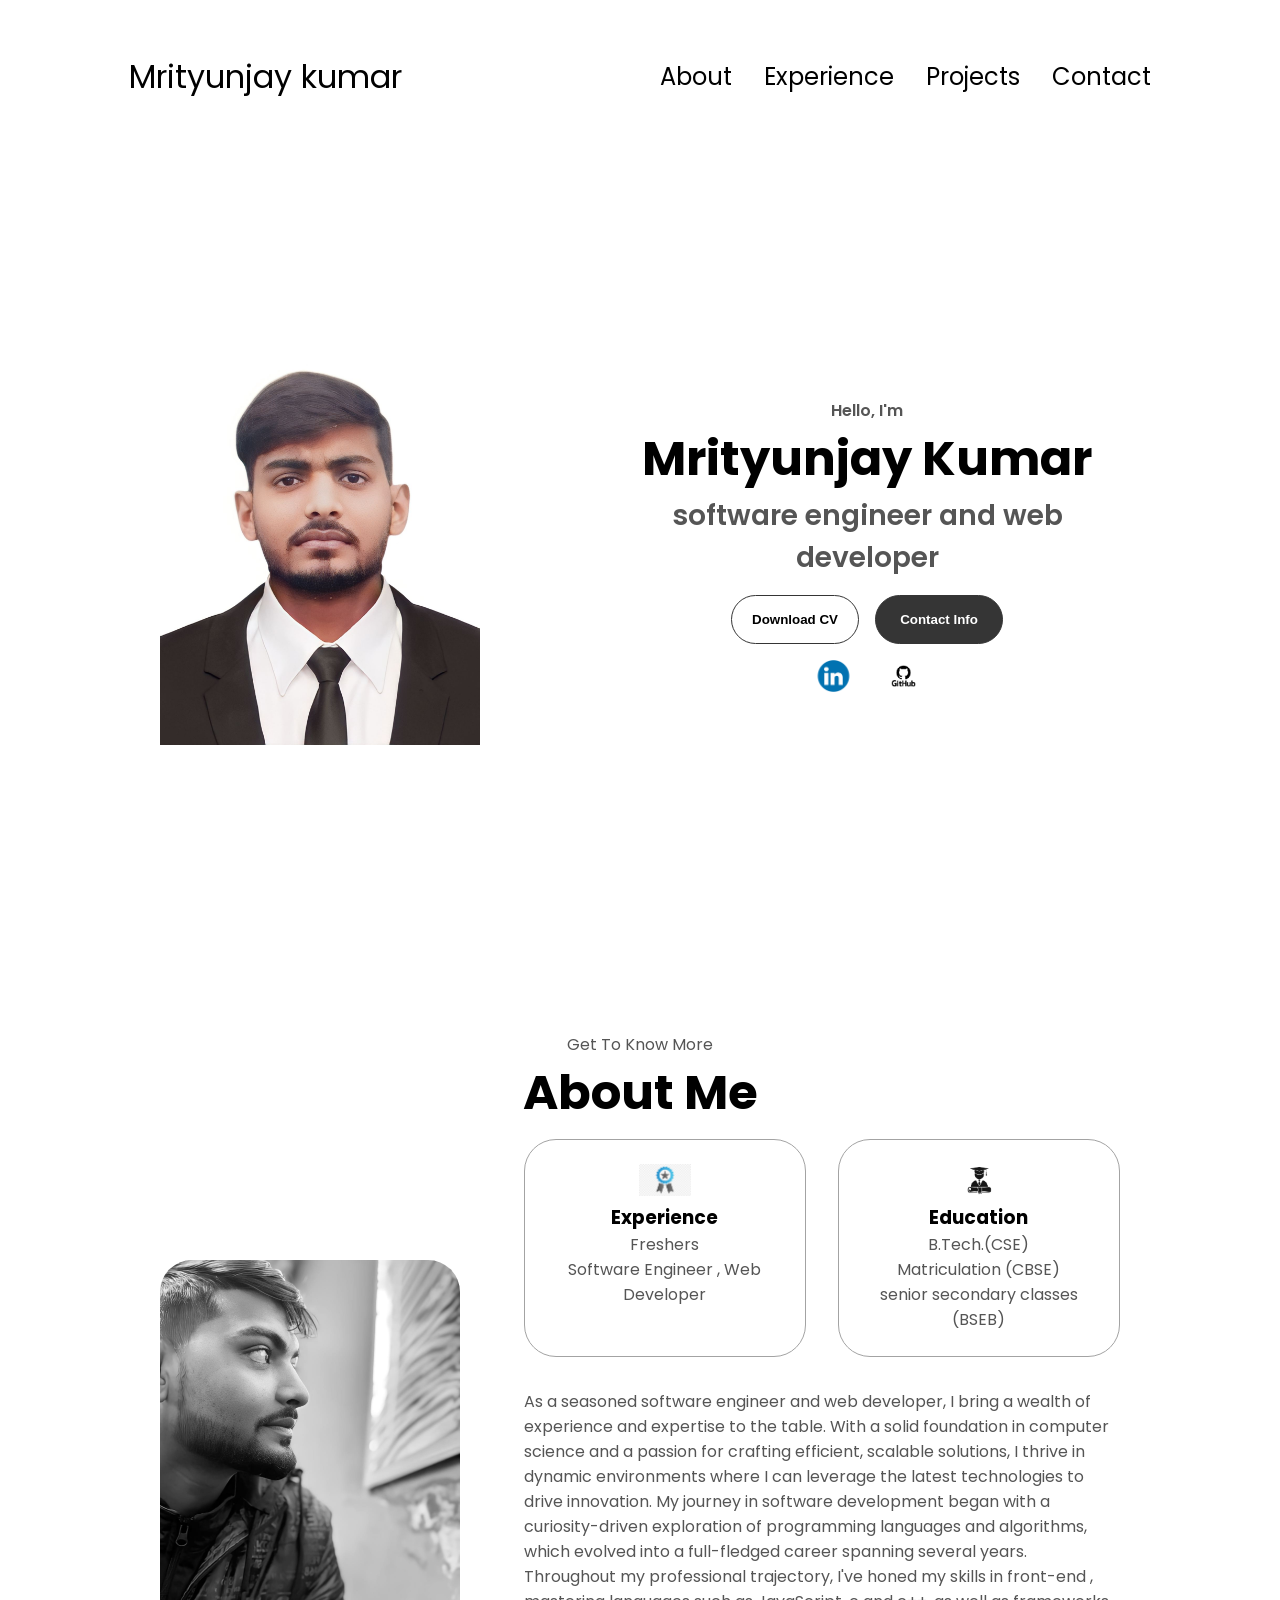
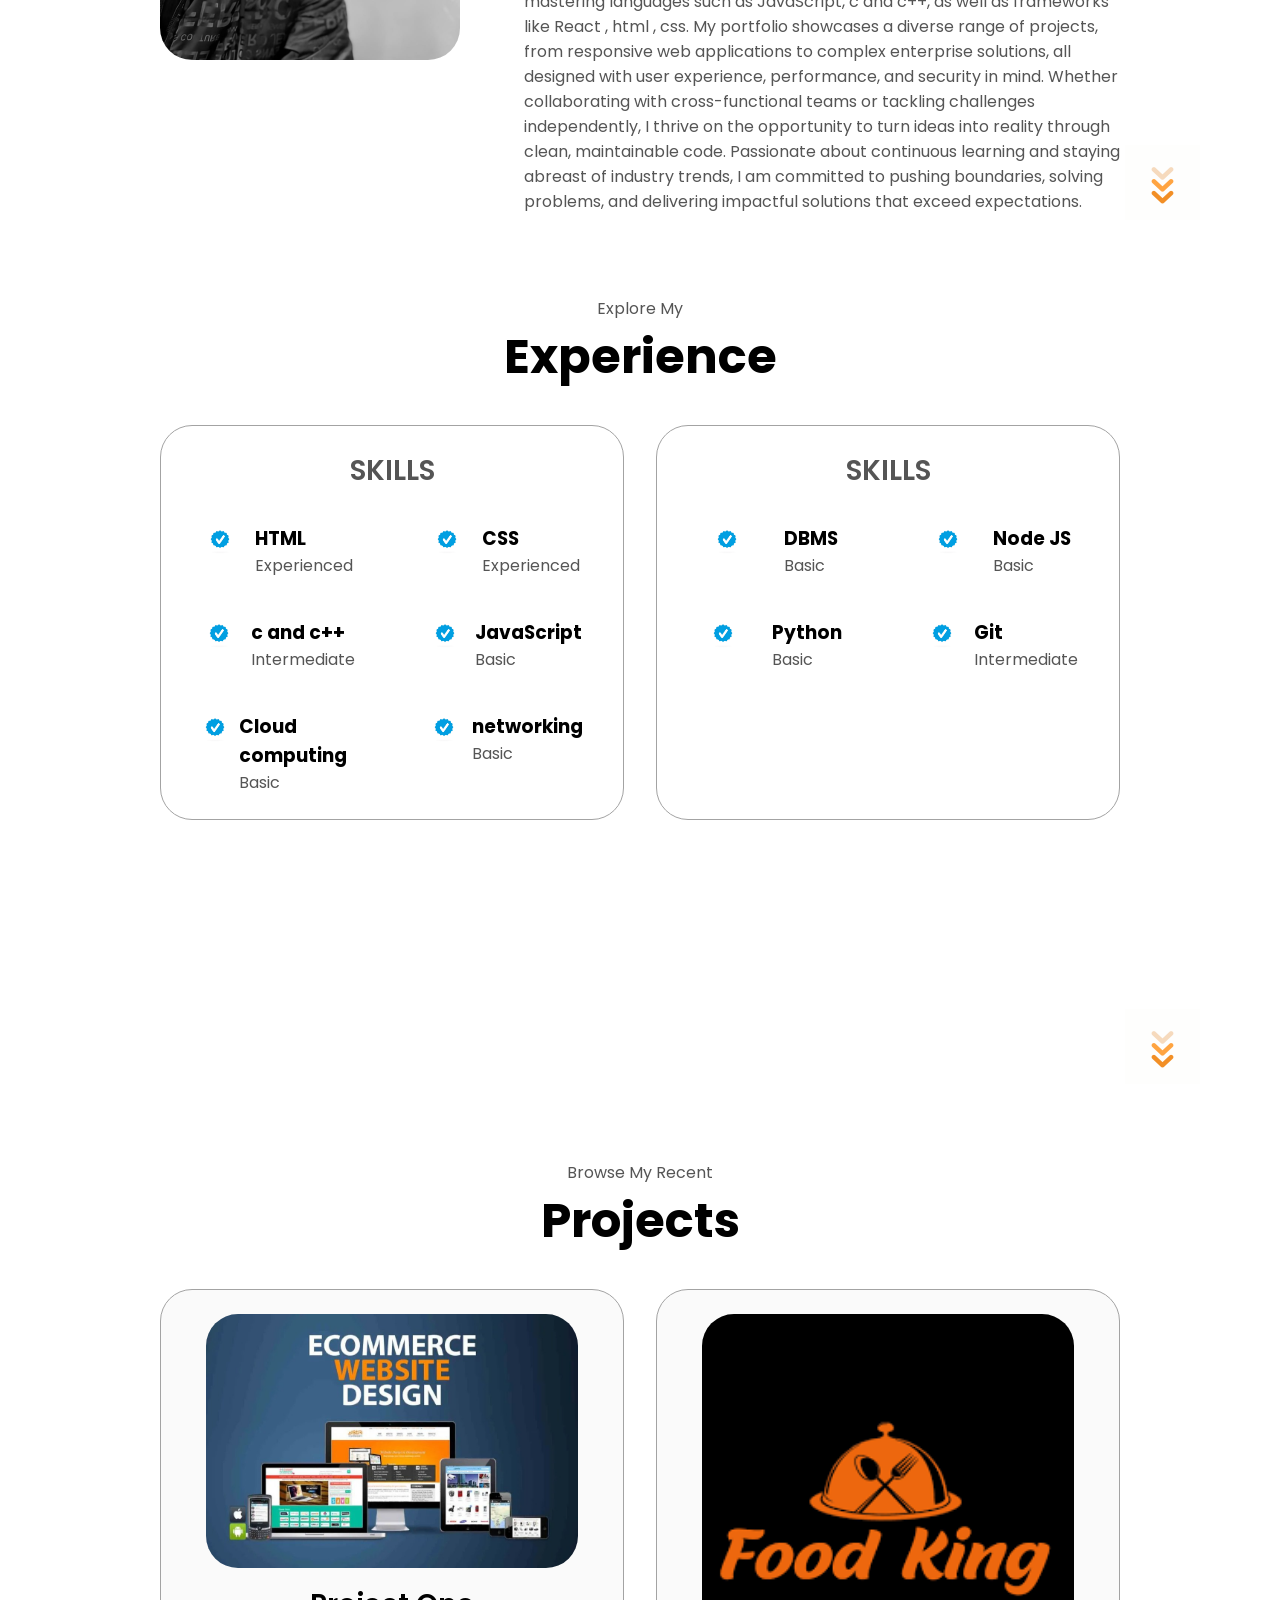
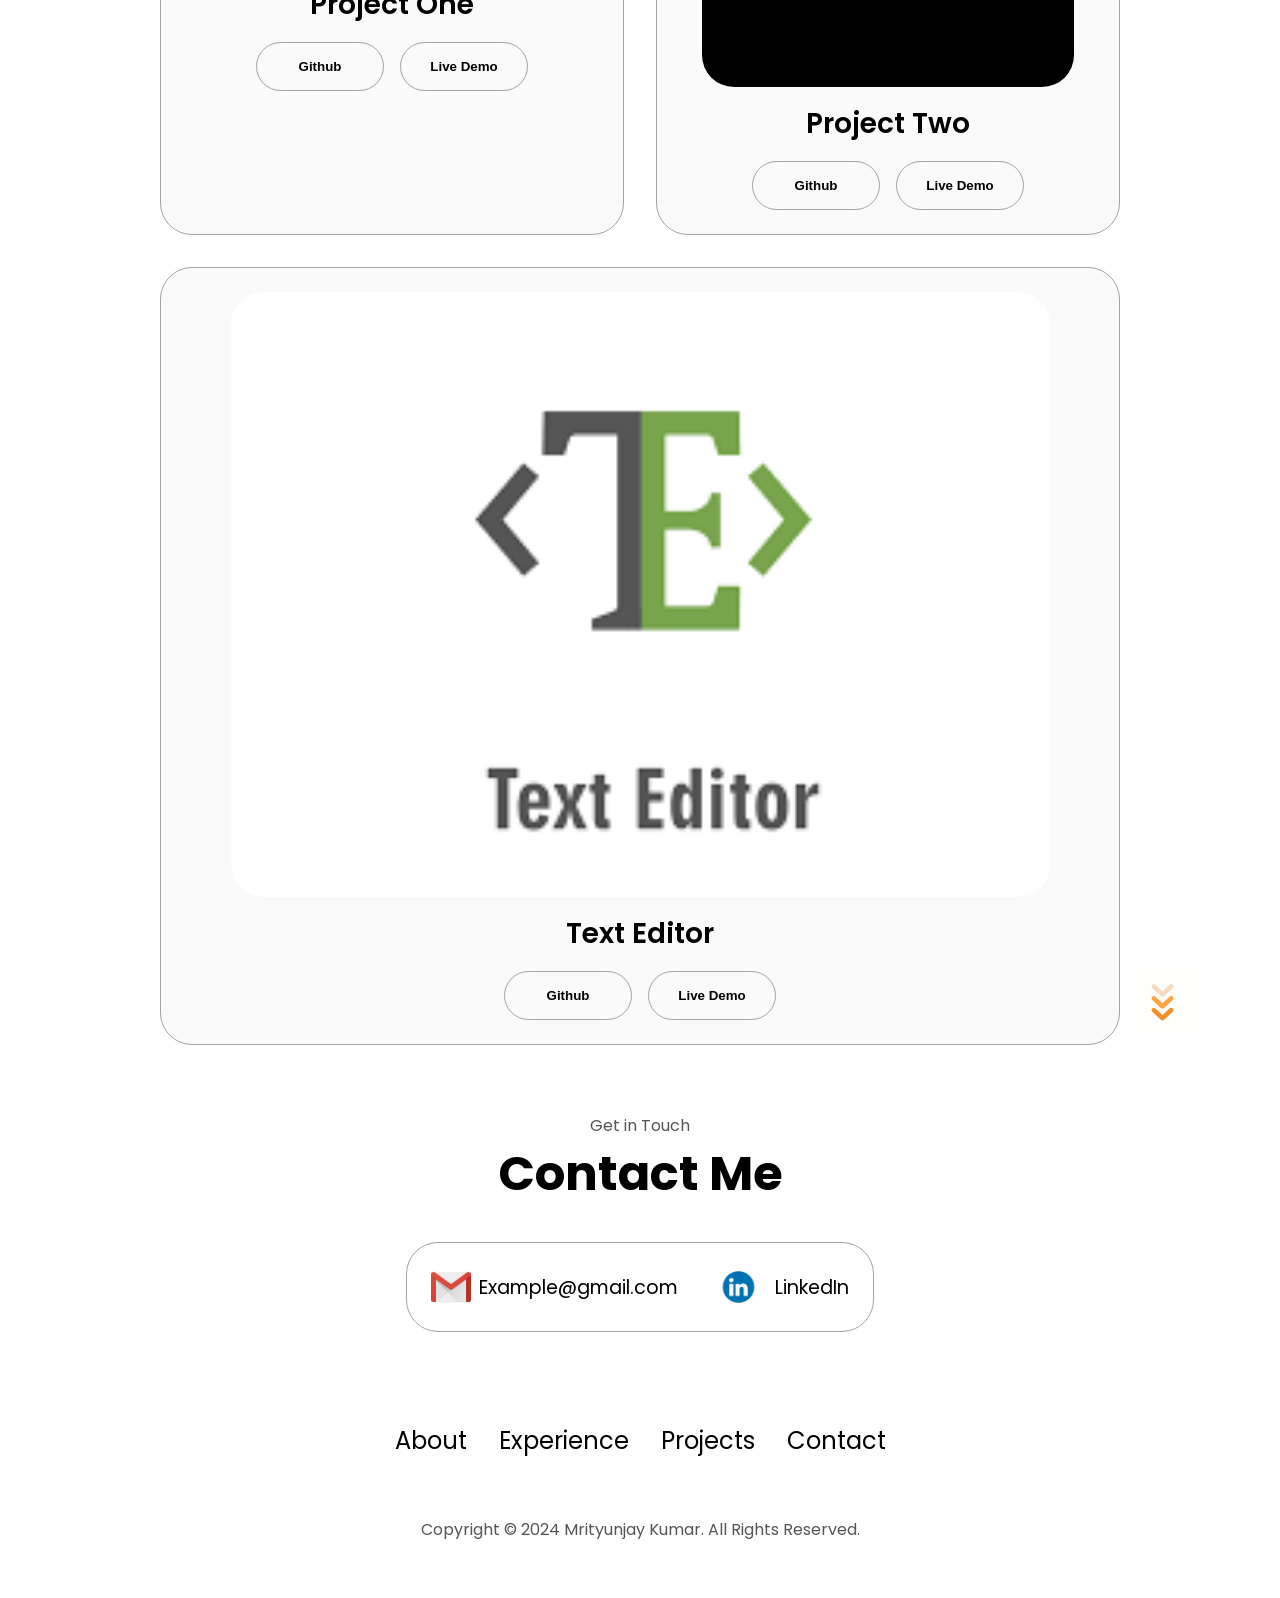
<file: profile.html>
<!DOCTYPE html>
<html lang="en">
  <head>
    <meta charset="UTF-8" />
    <meta http-equiv="X-UA-Compatible" content="IE=edge" />
    <meta name="viewport" content="width=device-width, initial-scale=1.0" />
    <title>My Portfolio</title>
    <link rel="stylesheet" href="style.css" />
    <link rel="stylesheet" href="mediaqueries.css" />
  </head>
  <body>
    <nav id="desktop-nav">
      <div class="logo">Mrityunjay kumar</div>
      <div>
        <ul class="nav-links">
          <li><a href="#about">About</a></li>
          <li><a href="#experience">Experience</a></li>
          <li><a href="#projects">Projects</a></li>
          <li><a href="#contact">Contact</a></li>
        </ul>
      </div>
    </nav>
    <nav id="hamburger-nav">
      <div class="logo">Mrityunjay kumar</div>
      <div class="hamburger-menu">
        <div class="hamburger-icon" onclick="toggleMenu()">
          <span></span>
          <span></span>
          <span></span>
        </div>
        <div class="menu-links">
          <li><a href="#about" onclick="toggleMenu()">About</a></li>
          <li><a href="#experience" onclick="toggleMenu()">Experience</a></li>
          <li><a href="#projects" onclick="toggleMenu()">Projects</a></li>
          <li><a href="#contact" onclick="toggleMenu()">Contact</a></li>
        </div>
      </div>
    </nav>
    <section id="profile">
      <div class="section__pic-container">
        <img src="./mrityunjay.jpg" alt="Mrityunjay Kumar profile picture" />
      </div>
      <div class="section__text">
        <p class="section__text__p1">Hello, I'm</p>
        <h1 class="title">Mrityunjay Kumar</h1>
        <p class="section__text__p2">  software engineer and web developer </p>
        <div class="btn-container">
          <button
            class="btn btn-color-2"
            onclick="window.open('./Mrityunjay Kumar resume.pdf')"
          >
            Download CV
          </button>
          <button class="btn btn-color-1" onclick="location.href='./#contact'">
            Contact Info
          </button>
        </div>
        <div id="socials-container">
          <img
            src="./linkedin.png"
            alt="My LinkedIn profile"
            class="icon"
            onclick="location.href='https://www.linkedin.com/in/mrityunjay-kumar-784b33222'"
          />
          <img
            src="./github.png"
            alt="My Github profile"
            class="icon"
            onclick="location.href='https://github.com/mrityu12/mrityu12.git'"
          />
        </div>
      </div>
    </section>
    <section id="about">
      <p class="section__text__p1">Get To Know More</p>
      <h1 class="title">About Me</h1>
      <div class="section-container">
        <div class="section__pic-container">
          <img
            src="./mrityunjay1.jpg"
            alt="Profile picture"
            class="about-pic"
          />
        </div>
        <div class="about-details-container">
          <div class="about-containers">
            <div class="details-container">
              <img
                src="./experience.png"
                alt="Experience icon"
                class="icon"
              />
              <h3>Experience</h3>
              <p> Freshers <br /> Software Engineer , Web Developer</p>
            </div>
            <div class="details-container">
              <img
                src="./education.png"
                alt="Education icon"
                class="icon"
              />
              <h3>Education</h3>
              <p> B.Tech.(CSE) <br /> Matriculation (CBSE) <br/> senior secondary classes (BSEB)</p>
            </div>
          </div>
          <div class="text-container">
            <p>
              As a seasoned software engineer and web developer, I bring a wealth of experience and expertise to the table.
              With a solid foundation in computer science and a passion for crafting efficient, scalable solutions,
              I thrive in dynamic environments where I can leverage the latest technologies to drive innovation.
              My journey in software development began with a curiosity-driven exploration of programming languages and algorithms,
              which evolved into a full-fledged career spanning several years. Throughout my professional trajectory,
              I've honed my skills in front-end , mastering languages such as JavaScript,
              c and c++, as well as frameworks like React , html , css. 
              My portfolio showcases a diverse range of projects, from responsive web applications to complex enterprise solutions, 
              all designed with user experience, performance, and security in mind.
              Whether collaborating with cross-functional teams or tackling challenges independently,
              I thrive on the opportunity to turn ideas into reality through clean, maintainable code.
              Passionate about continuous learning and staying abreast of industry trends,
              I am committed to pushing boundaries, solving problems, and delivering impactful solutions that exceed expectations.
            </p>
          </div>
        </div>
      </div>
      <img
        src="./arrow.gif"
        alt="Arrow icon"
        class="icon arrow"
        onclick="location.href='./#experience'"
      />
    </section>
    <section id="experience">
      <p class="section__text__p1">Explore My</p>
      <h1 class="title">Experience</h1>
      <div class="experience-details-container">
        <div class="about-containers">
          <div class="details-container">
            <h2 class="experience-sub-title">SKILLS</h2>
            <div class="article-container">
              <article>
                <img
                  src="./checkmark.jpg"
                  alt="Experience icon"
                  class="icon"
                />
                <div>
                  <h3>HTML</h3>
                  <p>Experienced</p>
                </div>
              </article>
              <article>
                <img
                  src="./checkmark.jpg"
                  alt="Experience icon"
                  class="icon"
                />
                <div>
                  <h3>CSS</h3>
                  <p>Experienced</p>
                </div>
              </article>
              <article>
                <img
                  src="./checkmark.jpg"
                  alt="Experience icon"
                  class="icon"
                />
                <div>
                  <h3>c and c++</h3>
                  <p>Intermediate</p>
                </div>
              </article>
              <article>
                <img
                  src="./checkmark.jpg"
                  alt="Experience icon"
                  class="icon"
                />
                <div>
                  <h3>JavaScript</h3>
                  <p>Basic</p>
                </div>
              </article>
              <article>
                <img
                  src="./checkmark.jpg"
                  alt="Experience icon"
                  class="icon"
                />
                <div>
                  <h3>Cloud computing</h3>
                  <p>Basic</p>
                </div>
              </article>
              <article>
                <img
                  src="./checkmark.jpg"
                  alt="Experience icon"
                  class="icon"
                />
                <div>
                  <h3>networking</h3>
                  <p>Basic</p>
                </div>
              </article>
            </div>
          </div>
          <div class="details-container">
            <h2 class="experience-sub-title"> SKILLS</h2>
            <div class="article-container">
              <article>
                <img
                  src="./checkmark.jpg"
                  alt="Experience icon"
                  class="icon"
                />
                <div>
                  <h3>DBMS</h3>
                  <p>Basic</p>
                </div>
              </article>
              <article>
                <img
                  src="./checkmark.jpg"
                  alt="Experience icon"
                  class="icon"
                />
                <div>
                  <h3>Node JS</h3>
                  <p>Basic</p>
                </div>
              </article>
              <article>
                <img
                  src="./checkmark.jpg"
                  alt="Experience icon"
                  class="icon"
                />
                <div>
                  <h3>Python</h3>
                  <p>Basic</p>
                </div>
              </article>
              <article>
                <img
                  src="./checkmark.jpg"
                  alt="Experience icon"
                  class="icon"
                />
                <div>
                  <h3>Git</h3>
                  <p>Intermediate</p>
                </div>
              </article>
            </div>
          </div>
        </div>
      </div>
      <img
        src="./arrow.gif"
        alt="Arrow icon"
        class="icon arrow"
        onclick="location.href='./#projects'"
      />
    </section>
    <section id="projects">
      <p class="section__text__p1">Browse My Recent</p>
      <h1 class="title">Projects</h1>
      <div class="experience-details-container">
        <div class="about-containers">
          <div class="details-container color-container">
            <div class="article-container">
              <img
                src="./ecommerce.jpg"
                alt="Project 1"
                class="project-img"
              />
            </div>
            <h2 class="experience-sub-title project-title">Project One</h2>
            <div class="btn-container">
              <button
                class="btn btn-color-2 project-btn"
                onclick="location.href='https://github.com/'"
              >
                Github
              </button>
              <button
                class="btn btn-color-2 project-btn"
                onclick="location.href='https://github.com/'"
              >
                Live Demo
              </button>
            </div>
          </div>
          <div class="details-container color-container">
            <div class="article-container">
              <img
                src="./food king.png"
                alt="Project 2"
                class="project-img"
              />
            </div>
            <h2 class="experience-sub-title project-title">Project Two</h2>
            <div class="btn-container">
              <button
                class="btn btn-color-2 project-btn"
                onclick="location.href='https://github.com/'"
              >
                Github
              </button>
              <button
                class="btn btn-color-2 project-btn"
                onclick="location.href='https://github.com/'"
              >
                Live Demo
              </button>
            </div>
          </div>
          <div class="details-container color-container">
            <div class="article-container">
              <img
                src="./download.png"
                alt="Project 3"
                class="project-img"
              />
            </div>
            <h2 class="experience-sub-title project-title">Text Editor</h2>
            <div class="btn-container">
              <button
                class="btn btn-color-2 project-btn"
                onclick="location.href='https://github.com/'"
              >
                Github
              </button>
              <button
                class="btn btn-color-2 project-btn"
                onclick="location.href='http://localhost:3000/mrityu12/textEditor-react.git'"
              >
                Live Demo
              </button>
            </div>
          </div>
        </div>
      </div>
      <img
        src="./arrow.gif"
        alt="Arrow icon"
        class="icon arrow"
        onclick="location.href='./#contact'"
      />
    </section>
    <section id="contact">
      <p class="section__text__p1">Get in Touch</p>
      <h1 class="title">Contact Me</h1>
      <div class="contact-info-upper-container">
        <div class="contact-info-container">
          <img
            src="./email.jpeg"
            alt="Email icon"
            class="icon contact-icon email-icon"
          />
          <p><a href="mailto:mrityunjay5050raj@gmail.com">Example@gmail.com</a></p>
        </div>
        <div class="contact-info-container">
          <img
            src="./linkedin.png"
            alt="LinkedIn icon"
            class="icon contact-icon"
          />
          <p><a href="https://www.linkedin.com/in/mrityunjay-kumar-784b33222">LinkedIn</a></p>
        </div>
      </div>
    </section>
    <footer>
      <nav>
        <div class="nav-links-container">
          <ul class="nav-links">
            <li><a href="#about">About</a></li>
            <li><a href="#experience">Experience</a></li>
            <li><a href="#projects">Projects</a></li>
            <li><a href="#contact">Contact</a></li>
          </ul>
        </div>
      </nav>
      <p>Copyright &#169; 2024 Mrityunjay Kumar. All Rights Reserved.</p>
    </footer>
    <script src="script.js"></script>
  </body>
</html>
</file>
<file: style.css>
/* GENERAL */

@import url("https://fonts.googleapis.com/css2?family=Poppins:wght@300;400;500;600&display=swap");

* {
  margin: 0;
  padding: 0;
}

body {
  font-family: "Poppins", sans-serif;
}

html {
  scroll-behavior: smooth;
}

p {
  color: rgb(85, 85, 85);
}

/* TRANSITION */

a,
.btn {
  transition: all 300ms ease;
}

/* DESKTOP NAV */

nav,
.nav-links {
  display: flex;
}

nav {
  justify-content: space-around;
  align-items: center;
  height: 17vh;
}

.nav-links {
  gap: 2rem;
  list-style: none;
  font-size: 1.5rem;
}

a {
  color: black;
  text-decoration: none;
  text-decoration-color: white;
}

a:hover {
  color: grey;
  text-decoration: underline;
  text-underline-offset: 1rem;
  text-decoration-color: rgb(181, 181, 181);
}

.logo {
  font-size: 2rem;
}

.logo:hover {
  cursor: default;
}

/* HAMBURGER MENU */

#hamburger-nav {
  display: none;
}

.hamburger-menu {
  position: relative;
  display: inline-block;
}

.hamburger-icon {
  display: flex;
  flex-direction: column;
  justify-content: space-between;
  height: 24px;
  width: 30px;
  cursor: pointer;
}

.hamburger-icon span {
  width: 100%;
  height: 2px;
  background-color: black;
  transition: all 0.3 ease-in-out;
}

.menu-links {
  position: absolute;
  top: 100%;
  right: 0;
  background-color: white;
  width: fit-content;
  max-height: 0;
  overflow: hidden;
  transition: all 0.3 ease-in-out;
}

.menu-links a {
  display: block;
  padding: 10px;
  text-align: center;
  font-size: 1.5rem;
  color: black;
  text-decoration: none;
  transition: all 0.3 ease-in-out;
}

.menu-links li {
  list-style: none;
}

.menu-links.open {
  max-height: 300px;
}

.hamburger-icon.open span:first-child {
  transform: rotate(45deg) translate(10px, 5px);
}

.hamburger-icon.open span:nth-child(2) {
  opacity: 0;
}

.hamburger-icon.open span:last-child {
  transform: rotate(-45deg) translate(10px, -5px);
}

.hamburger-icon span:first-child {
  transform: none;
}

.hamburger-icon span:first-child {
  opacity: 1;
}

.hamburger-icon span:first-child {
  transform: none;
}

/* SECTIONS */

section {
  padding-top: 4vh;
  height: 96vh;
  margin: 0 10rem;
  box-sizing: border-box;
  min-height: fit-content;
}

.section-container {
  display: flex;
}

/* PROFILE SECTION */

#profile {
  display: flex;
  justify-content: center;
  gap: 5rem;
  height: 80vh;
}

.section__pic-container {
  display: flex;
  height: 400px;
  width: 400px;
  margin: auto 0;
}

.section__text {
  align-self: center;
  text-align: center;
}

.section__text p {
  font-weight: 600;
}

.section__text__p1 {
  text-align: center;
}

.section__text__p2 {
  font-size: 1.75rem;
  margin-bottom: 1rem;
}

.title {
  font-size: 3rem;
  text-align: center;
}

#socials-container {
  display: flex;
  justify-content: center;
  margin-top: 1rem;
  gap: 1rem;
}

/* ICONS */

.icon {
  cursor: pointer;
  height: 2rem;
}

/* BUTTONS */

.btn-container {
  display: flex;
  justify-content: center;
  gap: 1rem;
}

.btn {
  font-weight: 600;
  transition: all 300ms ease;
  padding: 1rem;
  width: 8rem;
  border-radius: 2rem;
}

.btn-color-1,
.btn-color-2 {
  border: rgb(53, 53, 53) 0.1rem solid;
}

.btn-color-1:hover,
.btn-color-2:hover {
  cursor: pointer;
}

.btn-color-1,
.btn-color-2:hover {
  background: rgb(53, 53, 53);
  color: white;
}

.btn-color-1:hover {
  background: rgb(0, 0, 0);
}

.btn-color-2 {
  background: none;
}

.btn-color-2:hover {
  border: rgb(255, 255, 255) 0.1rem solid;
}

.btn-container {
  gap: 1rem;
}

/* ABOUT SECTION */

#about {
  position: relative;
}

.about-containers {
  gap: 2rem;
  margin-bottom: 2rem;
  margin-top: 2rem;
}

.about-details-container {
  justify-content: center;
  flex-direction: column;
}

.about-containers,
.about-details-container {
  display: flex;
}

.about-pic {
  border-radius: 2rem;
}

.arrow {
  position: absolute;
  right: -5rem;
  bottom: 2.5rem;
  width: 75px;
  height: 75px;
}

.details-container {
  padding: 1.5rem;
  flex: 1;
  background: white;
  border-radius: 2rem;
  border: rgb(53, 53, 53) 0.1rem solid;
  border-color: rgb(163, 163, 163);
  text-align: center;
}

.section-container {
  gap: 4rem;
  height: 80%;
}

.section__pic-container {
  height: 400px;
  width: 400px;
  margin: auto 0;
}

/* EXPERIENCE SECTION */

#experience {
  position: relative;
}

.experience-sub-title {
  color: rgb(85, 85, 85);
  font-weight: 600;
  font-size: 1.75rem;
  margin-bottom: 2rem;
}

.experience-details-container {
  display: flex;
  justify-content: center;
  flex-direction: column;
}

.article-container {
  display: flex;
  text-align: initial;
  flex-wrap: wrap;
  flex-direction: row;
  gap: 2.5rem;
  justify-content: space-around;
}

article {
  display: flex;
  width: 10rem;
  justify-content: space-around;
  gap: 0.5rem;
}

article .icon {
  cursor: default;
}

/* PROJECTS SECTION */

#projects {
  position: relative;
}

.color-container {
  border-color: rgb(163, 163, 163);
  background: rgb(250, 250, 250);
}

.project-img {
  border-radius: 2rem;
  width: 90%;
  height: 90%;
}

.project-title {
  margin: 1rem;
  color: black;
}

.project-btn {
  color: black;
  border-color: rgb(163, 163, 163);
}

/* CONTACT */

#contact {
  display: flex;
  justify-content: center;
  flex-direction: column;
  height: 70vh;
}

.contact-info-upper-container {
  display: flex;
  justify-content: center;
  border-radius: 2rem;
  border: rgb(53, 53, 53) 0.1rem solid;
  border-color: rgb(163, 163, 163);
  background: (250, 250, 250);
  margin: 2rem auto;
  padding: 0.5rem;
}

.contact-info-container {
  display: flex;
  align-items: center;
  justify-content: center;
  gap: 0.5rem;
  margin: 1rem;
}

.contact-info-container p {
  font-size: larger;
}

.contact-icon {
  cursor: default;
}

.email-icon {
  height: 2.5rem;
}

/* FOOTER SECTION */

footer {
  height: 26vh;
  margin: 0 1rem;
}

footer p {
  text-align: center;
}
</file>
<file: mediaqueries.css>
@media screen and (max-width: 1400px) {
  #profile {
    height: 83vh;
    margin-bottom: 6rem;
  }
  .about-containers {
    flex-wrap: wrap;
  }
  #contact,
  #projects {
    height: fit-content;
  }
}

@media screen and (max-width: 1200px) {
  #desktop-nav {
    display: none;
  }
  #hamburger-nav {
    display: flex;
  }
  #experience,
  .experience-details-container {
    margin-top: 2rem;
  }
  #profile,
  .section-container {
    display: block;
  }
  .arrow {
    display: none;
  }
  section,
  .section-container {
    height: fit-content;
  }
  section {
    margin: 0 5%;
  }
  .section__pic-container {
    width: 275px;
    height: 275px;
    margin: 0 auto 2rem;
  }
  .about-containers {
    margin-top: 0;
  }
}

@media screen and (max-width: 600px) {
  #contact,
  footer {
    height: 40vh;
  }
  #profile {
    height: 83vh;
    margin-bottom: 0;
  }
  article {
    font-size: 1rem;
  }
  footer nav {
    height: fit-content;
    margin-bottom: 2rem;
  }
  .about-containers,
  .contact-info-upper-container,
  .btn-container {
    flex-wrap: wrap;
  }
  .contact-info-container {
    margin: 0;
  }
  .contact-info-container p,
  .nav-links li a {
    font-size: 1rem;
  }
  .experience-sub-title {
    font-size: 1.25rem;
  }
  .logo {
    font-size: 1.5rem;
  }
  .nav-links {
    flex-direction: column;
    gap: 0.5rem;
    text-align: center;
  }
  .section__pic-container {
    width: auto;
    height: 46vw;
    justify-content: center;
  }
  .section__text__p2 {
    font-size: 1.25rem;
  }
  .title {
    font-size: 2rem;
  }
  .text-container {
    text-align: justify;
  }
}
</file>
